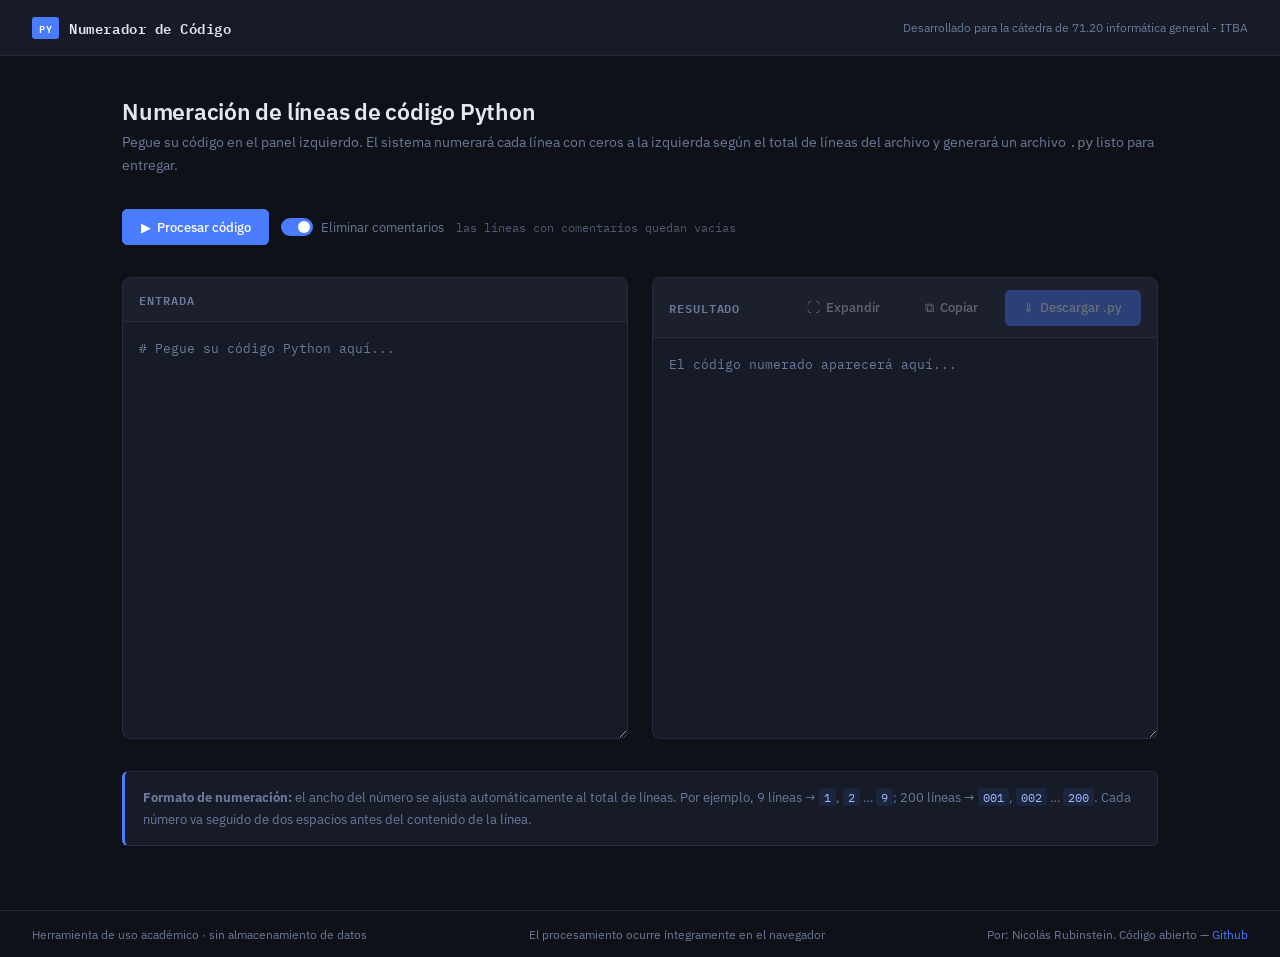
<file: index.html>
<!doctype html>
<html lang="es">
  <head>
    <meta charset="UTF-8" />
    <meta name="viewport" content="width=device-width, initial-scale=1.0" />
    <title>Numerador de Código — Herramienta Académica</title>
    <link rel="preconnect" href="https://fonts.googleapis.com" />
    <link
      href="https://fonts.googleapis.com/css2?family=IBM+Plex+Mono:wght@400;500;600&family=IBM+Plex+Sans:wght@300;400;500;600&display=swap"
      rel="stylesheet"
    />
    <link rel="stylesheet" href="styles.css" />
  </head>
  <body>
    <header>
      <div class="logo">
        <span class="logo-badge">PY</span>
        Numerador de Código
      </div>
      <span class="header-meta"
        >Desarrollado para la cátedra de 71.20 informática general - ITBA</span
      >
    </header>

    <main>
      <div class="page-title">
        <h1>Numeración de líneas de código Python</h1>
        <p>
          Pegue su código en el panel izquierdo. El sistema numerará cada línea
          con ceros a la izquierda según el total de líneas del archivo y
          generará un archivo <code>.py</code> listo para entregar.
        </p>
      </div>

      <!-- Action bar (top) -->
      <div class="action-bar">
        <button class="btn btn-primary" id="btn-process">
          &#9654;&nbsp; Procesar código
        </button>
        <label class="toggle-label">
          <input type="checkbox" id="toggle-comments" checked />
          <span class="toggle-switch"></span>
          Eliminar comentarios
        </label>
        <span class="toggle-hint"
          >las líneas con comentarios quedan vacías</span
        >
        <span class="status" id="status"></span>
      </div>

      <!-- Two-panel editor -->
      <div class="panels">
        <!-- Input -->
        <div class="panel">
          <div class="panel-header">
            <span class="panel-label">Entrada</span>
            <span class="line-count" id="input-count"></span>
          </div>
          <textarea
            id="input"
            spellcheck="false"
            autocomplete="off"
            autocorrect="off"
            autocapitalize="off"
            placeholder="# Pegue su código Python aquí..."
          ></textarea>
        </div>

        <!-- Output -->
        <div class="panel">
          <div class="panel-header">
            <span class="panel-label">Resultado</span>
            <div class="output-actions">
              <span class="line-count" id="output-count"></span>
              <button
                class="btn btn-secondary"
                id="btn-expand"
                disabled
                title="Ver en pantalla completa"
              >
                &#x26F6;&nbsp; Expandir
              </button>
              <button class="btn btn-secondary" id="btn-copy" disabled>
                &#10697;&nbsp; Copiar
              </button>
              <button class="btn btn-primary" id="btn-download" disabled>
                &#8659;&nbsp; Descargar .py
              </button>
            </div>
          </div>
          <textarea
            id="output"
            spellcheck="false"
            readonly
            placeholder="El código numerado aparecerá aquí..."
          ></textarea>
        </div>
      </div>

      <!-- Info box -->
      <div class="info-box">
        <strong>Formato de numeración:</strong> el ancho del número se ajusta
        automáticamente al total de líneas. Por ejemplo, 9 líneas →
        <code>1</code>, <code>2</code> … <code>9</code>; 200 líneas →
        <code>001</code>, <code>002</code> … <code>200</code>. Cada número va
        seguido de dos espacios antes del contenido de la línea.
      </div>
    </main>

    <footer>
      <span>Herramienta de uso académico · sin almacenamiento de datos</span>
      <span>El procesamiento ocurre íntegramente en el navegador</span>
      <span>
        Por: Nicolás Rubinstein. Código abierto —
        <a
          href="https://github.com/nicolasrubinstein/numerador"
          target="_blank"
          rel="noopener"
          >Github</a
        >
      </span>
    </footer>

    <!-- Expand overlay -->
    <div id="expand-overlay">
      <div class="expand-modal">
        <div class="expand-modal-header">
          <span class="panel-label">Resultado — Vista expandida</span>
          <div class="output-actions">
            <button class="btn btn-secondary" id="expand-copy">
              &#10697;&nbsp; Copiar
            </button>
            <button class="btn btn-primary" id="expand-download">
              &#8659;&nbsp; Descargar .py
            </button>
            <button
              class="btn btn-secondary"
              id="expand-close"
              title="Cerrar (Esc)"
            >
              &#x2715;&nbsp; Cerrar
            </button>
          </div>
        </div>
        <textarea id="expand-textarea" spellcheck="false" readonly></textarea>
      </div>
    </div>

    <div id="toast"></div>

    <script src="app.js"></script>
  </body>
</html>
</file>
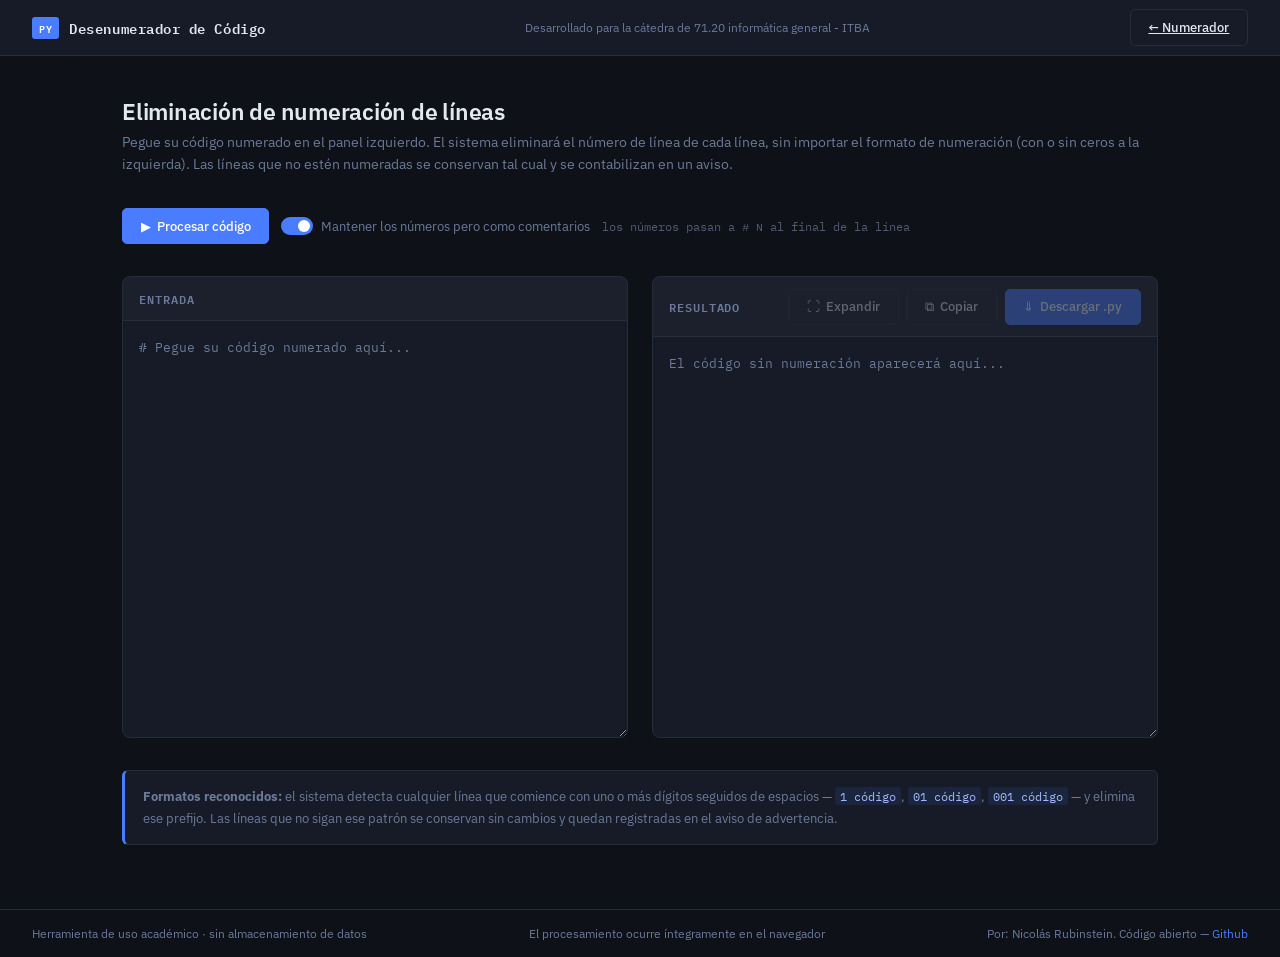
<file: alversre.html>
<!doctype html>
<html lang="es">
  <head>
    <meta charset="UTF-8" />
    <meta name="viewport" content="width=device-width, initial-scale=1.0" />
    <title>Desenumerador de Código — Herramienta Académica</title>
    <link rel="preconnect" href="https://fonts.googleapis.com" />
    <link
      href="https://fonts.googleapis.com/css2?family=IBM+Plex+Mono:wght@400;500;600&family=IBM+Plex+Sans:wght@300;400;500;600&display=swap"
      rel="stylesheet"
    />
    <link rel="stylesheet" href="styles.css" />
  </head>
  <body>
    <header>
      <div class="logo">
        <span class="logo-badge">PY</span>
        Desenumerador de Código
      </div>
      <span class="header-meta"
        >Desarrollado para la cátedra de 71.20 informática general - ITBA</span
      >
      <a href="index.html" class="btn btn-secondary">&larr; Numerador</a>
    </header>

    <main>
      <div class="page-title">
        <h1>Eliminación de numeración de líneas</h1>
        <p>
          Pegue su código numerado en el panel izquierdo. El sistema eliminará
          el número de línea de cada línea, sin importar el formato de
          numeración (con o sin ceros a la izquierda). Las líneas que no estén
          numeradas se conservan tal cual y se contabilizan en un aviso.
        </p>
      </div>

      <!-- Action bar (top) -->
      <div class="action-bar">
        <button class="btn btn-primary" id="btn-process">
          &#9654;&nbsp; Procesar código
        </button>
        <label class="toggle-label">
          <input type="checkbox" id="toggle-comments" checked />
          <span class="toggle-switch"></span>
          Mantener los números pero como comentarios
        </label>
        <span class="toggle-hint"
          >los números pasan a <code># N</code> al final de la línea</span
        >
        <span class="status" id="status"></span>
      </div>

      <!-- Warning box (hidden until needed) -->
      <div class="warning-box" id="warning-box" style="display: none"></div>

      <!-- Two-panel editor -->
      <div class="panels">
        <!-- Input -->
        <div class="panel">
          <div class="panel-header">
            <span class="panel-label">Entrada</span>
            <span class="line-count" id="input-count"></span>
          </div>
          <textarea
            id="input"
            spellcheck="false"
            autocomplete="off"
            autocorrect="off"
            autocapitalize="off"
            placeholder="# Pegue su código numerado aquí..."
          ></textarea>
        </div>

        <!-- Output -->
        <div class="panel">
          <div class="panel-header">
            <span class="panel-label">Resultado</span>
            <div class="output-actions">
              <span class="line-count" id="output-count"></span>
              <button
                class="btn btn-secondary"
                id="btn-expand"
                disabled
                title="Ver en pantalla completa"
              >
                &#x26F6;&nbsp; Expandir
              </button>
              <button class="btn btn-secondary" id="btn-copy" disabled>
                &#10697;&nbsp; Copiar
              </button>
              <button class="btn btn-primary" id="btn-download" disabled>
                &#8659;&nbsp; Descargar .py
              </button>
            </div>
          </div>
          <textarea
            id="output"
            spellcheck="false"
            readonly
            placeholder="El código sin numeración aparecerá aquí..."
          ></textarea>
        </div>
      </div>

      <!-- Info box -->
      <div class="info-box">
        <strong>Formatos reconocidos:</strong> el sistema detecta cualquier
        línea que comience con uno o más dígitos seguidos de espacios —
        <code>1 código</code>, <code>01 código</code>, <code>001 código</code>
        — y elimina ese prefijo. Las líneas que no sigan ese patrón se conservan
        sin cambios y quedan registradas en el aviso de advertencia.
      </div>
    </main>

    <footer>
      <span>Herramienta de uso académico · sin almacenamiento de datos</span>
      <span>El procesamiento ocurre íntegramente en el navegador</span>
      <span>
        Por: Nicolás Rubinstein. Código abierto —
        <a
          href="https://github.com/nicolasrubinstein/numerador"
          target="_blank"
          rel="noopener"
          >Github</a
        >
      </span>
    </footer>

    <!-- Expand overlay -->
    <div id="expand-overlay">
      <div class="expand-modal">
        <div class="expand-modal-header">
          <span class="panel-label">Resultado — Vista expandida</span>
          <div class="output-actions">
            <button class="btn btn-secondary" id="expand-copy">
              &#10697;&nbsp; Copiar
            </button>
            <button class="btn btn-primary" id="expand-download">
              &#8659;&nbsp; Descargar .py
            </button>
            <button
              class="btn btn-secondary"
              id="expand-close"
              title="Cerrar (Esc)"
            >
              &#x2715;&nbsp; Cerrar
            </button>
          </div>
        </div>
        <textarea id="expand-textarea" spellcheck="false" readonly></textarea>
      </div>
    </div>

    <div id="toast"></div>

    <style>
      .warning-box {
        background: var(--surface);
        border: 1px solid var(--border);
        border-left: 3px solid #f59e0b;
        border-radius: 6px;
        padding: 0.9rem 1.1rem;
        font-size: 0.8rem;
        color: #fcd34d;
        line-height: 1.7;
        font-family: var(--mono);
      }
    </style>
    <script src="./deEnumerationHelper.js"></script>
  </body>
</html>
</file>
<file: styles.css>
:root {
  --bg: #0e1117;
  --surface: #161b27;
  --border: #252d3d;
  --accent: #4a7cff;
  --success: #22c55e;
  --text: #e2e8f0;
  --muted: #6b7a99;
  --mono: "IBM Plex Mono", monospace;
  --sans: "IBM Plex Sans", sans-serif;
}

*,
*::before,
*::after {
  box-sizing: border-box;
  margin: 0;
  padding: 0;
}

body {
  font-family: var(--sans);
  background: var(--bg);
  color: var(--text);
  min-height: 100vh;
  display: flex;
  flex-direction: column;
}

/* ── HEADER ── */
header {
  border-bottom: 1px solid var(--border);
  padding: 0 2rem;
  display: flex;
  align-items: center;
  justify-content: space-between;
  height: 56px;
  background: var(--surface);
  position: sticky;
  top: 0;
  z-index: 10;
}

.logo {
  display: flex;
  align-items: center;
  gap: 10px;
  font-family: var(--mono);
  font-size: 0.85rem;
  font-weight: 600;
  letter-spacing: 0.04em;
  color: var(--text);
}

.logo-badge {
  background: var(--accent);
  color: #fff;
  font-size: 0.65rem;
  padding: 2px 7px;
  border-radius: 3px;
  font-weight: 600;
  letter-spacing: 0.06em;
}

.header-meta {
  font-size: 0.75rem;
  color: var(--muted);
}

/* ── MAIN ── */
main {
  flex: 1;
  max-width: 1100px;
  width: 100%;
  margin: 0 auto;
  padding: 2.5rem 2rem 4rem;
  display: flex;
  flex-direction: column;
  gap: 2rem;
}

/* ── PAGE TITLE ── */
.page-title h1 {
  font-size: 1.45rem;
  font-weight: 600;
  letter-spacing: -0.01em;
  margin-bottom: 0.4rem;
}

.page-title p {
  font-size: 0.85rem;
  color: var(--muted);
  line-height: 1.6;
}

/* ── PANELS ── */
.panels {
  display: grid;
  grid-template-columns: 1fr 1fr;
  gap: 1.5rem;
}

@media (max-width: 768px) {
  .panels {
    grid-template-columns: 1fr;
  }
}

.panel {
  background: var(--surface);
  border: 1px solid var(--border);
  border-radius: 8px;
  display: flex;
  flex-direction: column;
  overflow: hidden;
}

.panel-header {
  display: flex;
  align-items: center;
  justify-content: space-between;
  padding: 0.7rem 1rem;
  border-bottom: 1px solid var(--border);
  background: rgba(255, 255, 255, 0.025);
}

.panel-label {
  font-family: var(--mono);
  font-size: 0.72rem;
  font-weight: 600;
  letter-spacing: 0.08em;
  color: var(--muted);
  text-transform: uppercase;
}

.line-count {
  font-family: var(--mono);
  font-size: 0.72rem;
  color: var(--muted);
}

/* ── TEXTAREAS ── */
textarea {
  flex: 1;
  width: 100%;
  min-height: 400px;
  background: transparent;
  border: none;
  outline: none;
  resize: vertical;
  font-family: var(--mono);
  font-size: 0.82rem;
  line-height: 1.65;
  color: var(--text);
  padding: 1rem;
  tab-size: 4;
  caret-color: var(--accent);
}

textarea::placeholder {
  color: var(--muted);
}
textarea:focus {
  background: rgba(74, 124, 255, 0.03);
}

#output {
  color: #c9d8ff;
}

/* ── ACTION BAR ── */
.action-bar {
  display: flex;
  align-items: center;
  gap: 0.75rem;
  flex-wrap: wrap;
}

.btn {
  display: inline-flex;
  align-items: center;
  gap: 0.45rem;
  padding: 0.55rem 1.1rem;
  border-radius: 5px;
  font-family: var(--sans);
  font-size: 0.82rem;
  font-weight: 500;
  cursor: pointer;
  border: 1px solid transparent;
  transition:
    background 0.15s,
    border-color 0.15s,
    opacity 0.15s;
}

.btn-primary {
  background: var(--accent);
  color: #fff;
  border-color: var(--accent);
}

.btn-primary:hover {
  background: #3a6aee;
  border-color: #3a6aee;
}

.btn-secondary {
  background: transparent;
  color: var(--text);
  border-color: var(--border);
}

.btn-secondary:hover {
  background: rgba(255, 255, 255, 0.05);
  border-color: #3a4460;
}

.btn:disabled {
  opacity: 0.35;
  cursor: not-allowed;
}

.status {
  font-size: 0.78rem;
  color: var(--muted);
  margin-left: auto;
  font-family: var(--mono);
}

.status.ok {
  color: var(--success);
}
.status.err {
  color: #f87171;
}

.output-actions {
  display: flex;
  gap: 0.5rem;
  align-items: center;
}

/* ── TOGGLE ── */
.toggle-label {
  display: inline-flex;
  align-items: center;
  gap: 0.5rem;
  font-size: 0.82rem;
  color: var(--muted);
  cursor: pointer;
  user-select: none;
}

.toggle-label input[type="checkbox"] {
  display: none;
}

.toggle-switch {
  position: relative;
  width: 32px;
  height: 18px;
  background: var(--border);
  border-radius: 9px;
  transition: background 0.2s;
  flex-shrink: 0;
}

.toggle-switch::after {
  content: "";
  position: absolute;
  top: 3px;
  left: 3px;
  width: 12px;
  height: 12px;
  background: var(--muted);
  border-radius: 50%;
  transition:
    transform 0.2s,
    background 0.2s;
}

.toggle-label input:checked + .toggle-switch {
  background: var(--accent);
}

.toggle-label input:checked + .toggle-switch::after {
  transform: translateX(14px);
  background: #fff;
}

.toggle-hint {
  font-size: 0.72rem;
  color: var(--muted);
  font-family: var(--mono);
  opacity: 0.7;
}

/* ── INFO BOX ── */
.info-box {
  background: var(--surface);
  border: 1px solid var(--border);
  border-left: 3px solid var(--accent);
  border-radius: 6px;
  padding: 0.9rem 1.1rem;
  font-size: 0.8rem;
  color: var(--muted);
  line-height: 1.7;
}

.info-box code {
  font-family: var(--mono);
  font-size: 0.78rem;
  color: #a5b8ff;
  background: rgba(74, 124, 255, 0.1);
  padding: 1px 5px;
  border-radius: 3px;
}

/* ── FOOTER ── */
footer {
  border-top: 1px solid var(--border);
  padding: 1rem 2rem;
  font-size: 0.72rem;
  color: var(--muted);
  display: flex;
  justify-content: space-between;
  align-items: center;
  gap: 1rem;
  flex-wrap: wrap;
}

footer a {
  color: var(--accent);
  text-decoration: none;
}

footer a:hover {
  text-decoration: underline;
}

/* ── EXPAND OVERLAY ── */
#expand-overlay {
  display: none;
  position: fixed;
  inset: 0;
  background: rgba(0, 0, 0, 0.75);
  z-index: 200;
  align-items: center;
  justify-content: center;
  padding: 2rem;
}

#expand-overlay.open {
  display: flex;
}

.expand-modal {
  background: var(--surface);
  border: 1px solid var(--border);
  border-radius: 10px;
  width: 100%;
  max-width: 1200px;
  height: 90vh;
  display: flex;
  flex-direction: column;
  overflow: hidden;
}

.expand-modal-header {
  display: flex;
  align-items: center;
  justify-content: space-between;
  padding: 0.7rem 1rem;
  border-bottom: 1px solid var(--border);
  background: rgba(255, 255, 255, 0.025);
  flex-shrink: 0;
}

#expand-textarea {
  flex: 1;
  min-height: unset;
  resize: none;
  color: #c9d8ff;
}

/* ── TOAST ── */
#toast {
  position: fixed;
  bottom: 2rem;
  right: 2rem;
  background: var(--success);
  color: #fff;
  padding: 0.6rem 1.2rem;
  border-radius: 5px;
  font-size: 0.82rem;
  font-weight: 500;
  opacity: 0;
  pointer-events: none;
  transition: opacity 0.2s;
  z-index: 100;
}

#toast.show {
  opacity: 1;
}
</file>
